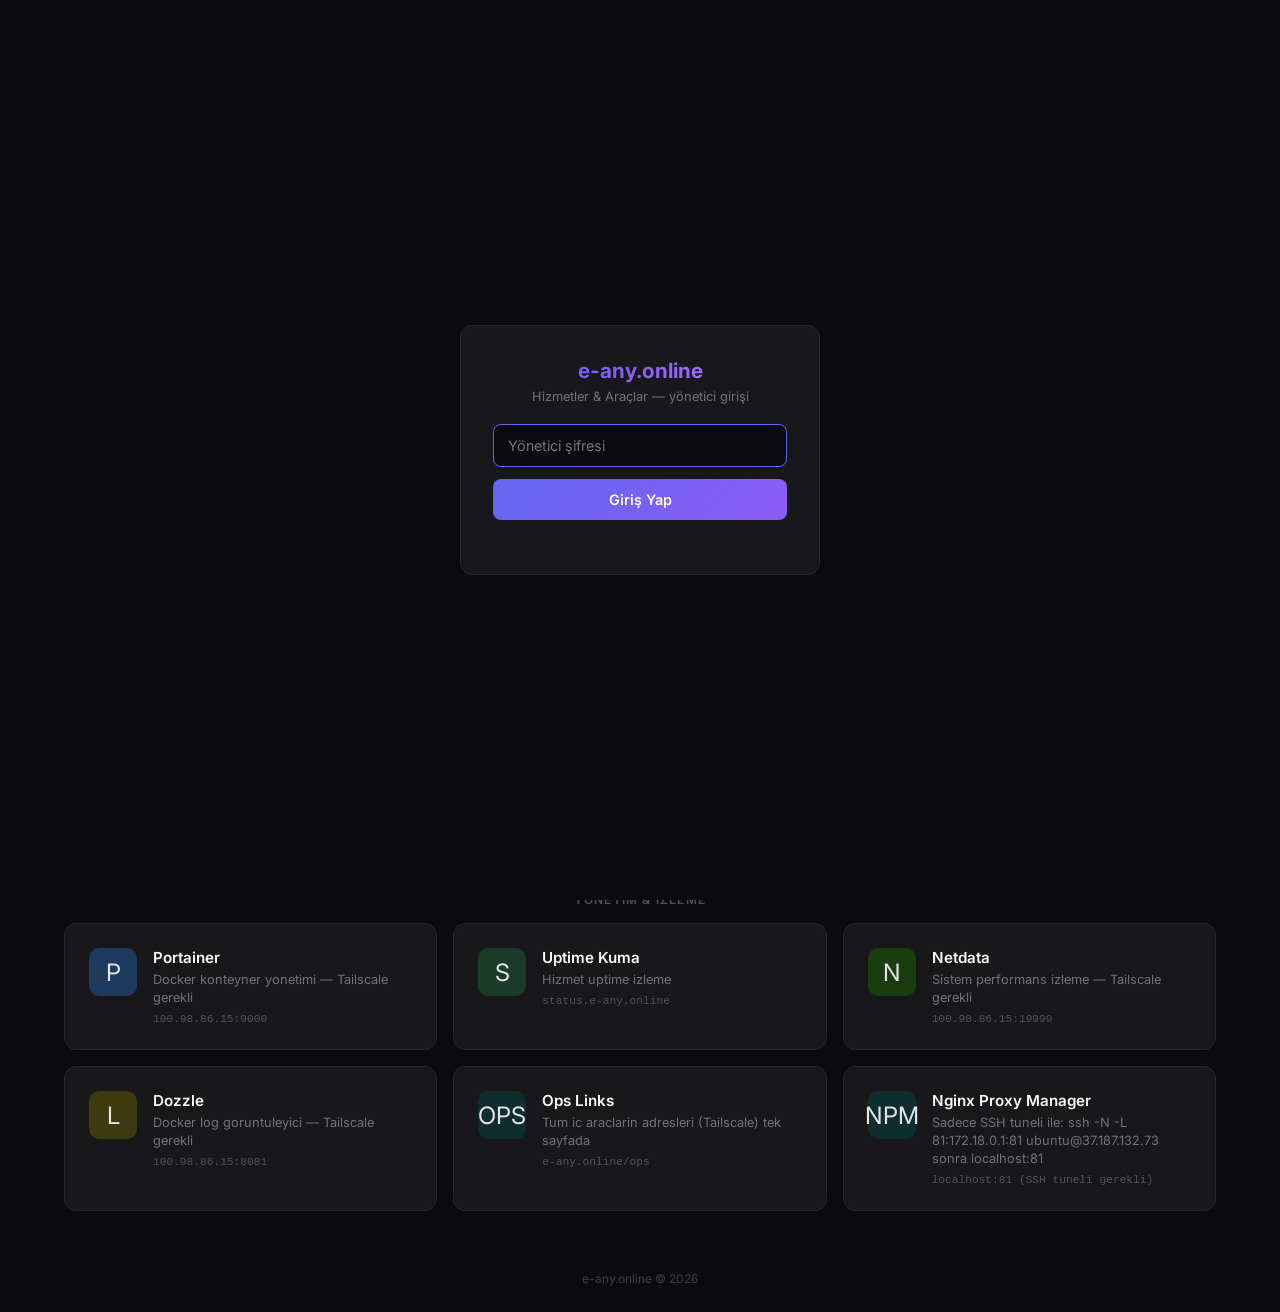
<file: index.html>
<!DOCTYPE html>
<html lang="tr">
<head>
    <meta charset="utf-8">
    <meta name="viewport" content="width=device-width, initial-scale=1">
    <title>e-any.online</title>
    <style>
        @import url('https://fonts.googleapis.com/css2?family=Inter:wght@300;400;500;600;700&display=swap');

        * { margin: 0; padding: 0; box-sizing: border-box; }

        body {
            font-family: 'Inter', sans-serif;
            background: #0a0a0f;
            color: #e4e4e7;
            min-height: 100vh;
        }

        .hero {
            text-align: center;
            padding: 60px 20px 20px;
        }

        .hero h1 {
            font-size: 2.5rem;
            font-weight: 700;
            background: linear-gradient(135deg, #6366f1, #8b5cf6, #a78bfa);
            -webkit-background-clip: text;
            -webkit-text-fill-color: transparent;
            background-clip: text;
            margin-bottom: 8px;
        }

        .hero p {
            color: #71717a;
            font-size: 1rem;
        }

        .section-title {
            text-align: center;
            padding: 30px 20px 16px;
            font-size: 0.75rem;
            font-weight: 600;
            text-transform: uppercase;
            letter-spacing: 0.1em;
            color: #52525b;
        }

        .grid {
            display: grid;
            grid-template-columns: repeat(auto-fill, minmax(280px, 1fr));
            gap: 16px;
            max-width: 1200px;
            margin: 0 auto;
            padding: 0 24px 40px;
        }

        .card {
            background: #18181b;
            border: 1px solid #27272a;
            border-radius: 12px;
            padding: 24px;
            text-decoration: none;
            color: inherit;
            transition: all 0.2s ease;
            display: flex;
            align-items: flex-start;
            gap: 16px;
            cursor: pointer;
        }

        .card:hover {
            background: #1f1f23;
            border-color: #3f3f46;
            transform: translateY(-2px);
            box-shadow: 0 8px 30px rgba(0,0,0,0.3);
        }

        .card-icon {
            width: 48px;
            height: 48px;
            border-radius: 10px;
            display: flex;
            align-items: center;
            justify-content: center;
            font-size: 1.5rem;
            flex-shrink: 0;
        }

        .card-body h3 {
            font-size: 0.95rem;
            font-weight: 600;
            color: #fafafa;
            margin-bottom: 4px;
        }

        .card-body p {
            font-size: 0.8rem;
            color: #71717a;
            line-height: 1.4;
        }

        .card-url {
            font-size: 0.7rem;
            color: #52525b;
            margin-top: 6px;
            font-family: monospace;
        }

        .bg-blue    { background: #1e3a5f; }
        .bg-purple  { background: #3b1f5e; }
        .bg-green   { background: #1a3a2a; }
        .bg-orange  { background: #3d2b10; }
        .bg-red     { background: #3d1515; }
        .bg-teal    { background: #0f2d2d; }
        .bg-pink    { background: #3d1a2e; }
        .bg-indigo  { background: #1e1f5e; }
        .bg-cyan    { background: #0f2a3d; }
        .bg-yellow  { background: #3d3a10; }
        .bg-emerald { background: #0f3d2a; }
        .bg-rose    { background: #3d1020; }
        .bg-amber   { background: #3d2e0f; }
        .bg-slate   { background: #1e2028; }
        .bg-violet  { background: #2d1b4e; }
        .bg-lime    { background: #1a3d10; }
        .bg-fuchsia { background: #3d0f35; }

        /* ---------- Admin login ---------- */
        #login-overlay {
            position: fixed;
            inset: 0;
            background: #0a0a0f;
            display: flex;
            align-items: center;
            justify-content: center;
            z-index: 1000;
        }

        #login-overlay.hidden { display: none; }

        .login-box {
            width: min(360px, 90vw);
            background: #18181b;
            border: 1px solid #27272a;
            border-radius: 12px;
            padding: 32px;
            text-align: center;
        }

        .login-box h2 {
            font-size: 1.3rem;
            font-weight: 700;
            margin-bottom: 6px;
            background: linear-gradient(135deg, #6366f1, #8b5cf6, #a78bfa);
            -webkit-background-clip: text;
            -webkit-text-fill-color: transparent;
            background-clip: text;
        }

        .login-box p {
            font-size: 0.8rem;
            color: #71717a;
            margin-bottom: 20px;
        }

        .login-box input {
            width: 100%;
            padding: 12px 14px;
            background: #0a0a0f;
            border: 1px solid #3f3f46;
            border-radius: 8px;
            color: #e4e4e7;
            font-size: 0.9rem;
            font-family: 'Inter', sans-serif;
            outline: none;
            margin-bottom: 12px;
        }

        .login-box input:focus { border-color: #6366f1; }

        .login-box button {
            width: 100%;
            padding: 12px;
            background: linear-gradient(135deg, #6366f1, #8b5cf6);
            border: none;
            border-radius: 8px;
            color: #fff;
            font-size: 0.9rem;
            font-weight: 600;
            cursor: pointer;
            font-family: 'Inter', sans-serif;
        }

        .login-box button:hover { opacity: 0.9; }

        .login-error {
            color: #f87171;
            font-size: 0.75rem;
            margin-top: 10px;
            min-height: 1em;
        }

        /* ---------- Admin bar & SSH card ---------- */
        #admin-bar {
            display: none;
            justify-content: space-between;
            align-items: center;
            max-width: 1200px;
            margin: 24px auto -6px;
            padding: 10px 24px;
            background: #18181b;
            border: 1px solid #27272a;
            border-radius: 10px;
            font-size: 0.8rem;
            color: #a1a1aa;
        }

        body.admin #admin-bar { display: flex; }

        #admin-bar .badge {
            background: #1e3a5f;
            color: #93c5fd;
            border-radius: 6px;
            padding: 3px 10px;
            font-size: 0.7rem;
            font-weight: 600;
        }

        #admin-bar button {
            background: none;
            border: 1px solid #3f3f46;
            border-radius: 6px;
            color: #a1a1aa;
            padding: 5px 12px;
            font-size: 0.75rem;
            cursor: pointer;
            font-family: 'Inter', sans-serif;
        }

        #admin-bar button:hover { border-color: #f87171; color: #f87171; }

        #ssh-card {
            display: none;
            background: #18181b;
            border: 1px solid #27272a;
            border-radius: 12px;
            padding: 24px;
            max-width: 1200px;
            margin: 0 auto 40px;
        }

        body.admin #ssh-card { display: block; }

        #ssh-card h3 {
            font-size: 1rem;
            font-weight: 600;
            color: #fafafa;
            margin-bottom: 6px;
        }

        #ssh-card .desc {
            font-size: 0.8rem;
            color: #71717a;
            line-height: 1.5;
            margin-bottom: 16px;
        }

        .cmd-box {
            display: flex;
            align-items: center;
            gap: 10px;
            background: #0a0a0f;
            border: 1px solid #3f3f46;
            border-radius: 8px;
            padding: 12px 14px;
            margin-bottom: 12px;
        }

        .cmd-box code {
            flex: 1;
            font-family: monospace;
            font-size: 0.78rem;
            color: #a5b4fc;
            word-break: break-all;
        }

        .cmd-box button {
            background: #27272a;
            border: 1px solid #3f3f46;
            border-radius: 6px;
            color: #d4d4d8;
            padding: 6px 12px;
            font-size: 0.72rem;
            cursor: pointer;
            white-space: nowrap;
        }

        .cmd-box button:hover { border-color: #6366f1; color: #a5b4fc; }

        #ssh-card ol {
            margin: 12px 0 0 20px;
            font-size: 0.8rem;
            color: #a1a1aa;
            line-height: 1.8;
        }

        #ssh-card a { color: #a5b4fc; }

        @media (max-width: 640px) {
            .hero h1 { font-size: 1.8rem; }
            .grid { grid-template-columns: 1fr; padding: 0 16px 40px; }
            #admin-bar { margin: 16px 16px -6px; }
            #ssh-card { margin: 0 16px 40px; }
        }
    </style>
</head>
<body>
    <div id="login-overlay">
        <div class="login-box">
            <h2>e-any.online</h2>
            <p>Hizmetler &amp; Araçlar — yönetici girişi</p>
            <input type="password" id="admin-pass" placeholder="Yönetici şifresi" autocomplete="current-password" autofocus>
            <button onclick="tryLogin()">Giriş Yap</button>
            <div class="login-error" id="login-error"></div>
        </div>
    </div>

    <div class="hero">
        <h1>e-any.online</h1>
        <p>Hizmetler & Araçlar</p>
    </div>

    <div id="admin-bar">
        <span><span class="badge">ADMIN</span></span>
        <button onclick="logout()">Çıkış</button>
    </div>

    <div class="section-title">AI & Agent Platformlari</div>
    <div class="grid">
        <a class="card" href="https://agentsmesh.e-any.online" target="_blank">
            <div class="card-icon bg-indigo">AM</div>
            <div class="card-body">
                <h3>AgentsMesh</h3>
                <p>AI Agent Workforce Platform — coklu ajan yonetimi</p>
                <div class="card-url">agentsmesh.e-any.online</div>
            </div>
        </a>
        <a class="card" href="http://100.98.86.15:8090" target="_blank">
            <div class="card-icon bg-purple">A0</div>
            <div class="card-body">
                <h3>Agent Zero</h3>
                <p>Otonom AI ajan platformu — Tailscale gerekli</p>
                <div class="card-url">100.98.86.15:8090</div>
            </div>
        </a>
        <a class="card" href="https://ai.e-any.online" target="_blank">
            <div class="card-icon bg-blue">AI</div>
            <div class="card-body">
                <h3>AI WebUI</h3>
                <p>AI arayuz paneli</p>
                <div class="card-url">ai.e-any.online</div>
            </div>
        </a>

        <a class="card" href="https://deepseek.agentandbot.com" target="_blank">
            <div class="card-icon bg-cyan">DS</div>
            <div class="card-body">
                <h3>DeepSeek</h3>
                <p>DeepSeek arayuzu</p>
                <div class="card-url">deepseek.agentandbot.com</div>
            </div>
        </a>
        <a class="card" href="https://n8n.e-any.online" target="_blank">
            <div class="card-icon bg-orange">n8n</div>
            <div class="card-body">
                <h3>n8n</h3>
                <p>Workflow otomasyon platformu</p>
                <div class="card-url">n8n.e-any.online</div>
            </div>
        </a>
        <a class="card" href="https://windmill.e-any.online" target="_blank">
            <div class="card-icon bg-amber">W</div>
            <div class="card-body">
                <h3>Windmill</h3>
                <p>Script & workflow otomasyon araci</p>
                <div class="card-url">windmill.e-any.online</div>
            </div>
        </a>
    </div>

    <div id="ssh-card">
        <h3>DeepSeek — Alternatif Erisim (SSH Tüneli)</h3>
        <div class="desc">
            Models / Ayarlar sayfalari tasarim geregi yalnizca <code>localhost</code> adreslerinden acilir.
            Domain uzerinden sohbet calisir; tam islevsellik icin asagidaki SSH tüneli ile acin.
        </div>
        <div class="cmd-box">
            <code id="ssh-cmd">ssh -N -L 5174:172.18.0.1:5174 ubuntu@37.187.132.73</code>
            <button onclick="copyCmd()">Kopyala</button>
        </div>
        <ol>
            <li>Yukaridaki komutu kendi bilgisayarinizda terminalde calistirin.</li>
            <li>Tarayicida <a href="http://localhost:5174" target="_blank">http://localhost:5174</a> adresini acin.</li>
            <li>Settings &rarr; Models dahil tum ozellikler calisir (API anahtari sunucuda zaten tanimli).</li>
        </ol>
    </div>

    <div class="section-title">Uygulamalar</div>
    <div class="grid">
        <a class="card" href="https://agentandbot.com" target="_blank">
            <div class="card-icon bg-violet">AB</div>
            <div class="card-body">
                <h3>AgentAndBot</h3>
                <p>Agent and Bot ana platform</p>
                <div class="card-url">agentandbot.com</div>
            </div>
        </a>
        <a class="card" href="https://cv.agentandbot.com" target="_blank">
            <div class="card-icon bg-green">CV</div>
            <div class="card-body">
                <h3>CV Generator</h3>
                <p>AI destekli CV olusturucu</p>
                <div class="card-url">cv.agentandbot.com</div>
            </div>
        </a>
        <a class="card" href="https://kadro.agentandbot.com" target="_blank">
            <div class="card-icon bg-emerald">K</div>
            <div class="card-body">
                <h3>Kadro Platform</h3>
                <p>Kadro yonetim platformu</p>
                <div class="card-url">kadro.agentandbot.com</div>
            </div>
        </a>
        <a class="card" href="http://100.98.86.15:6768" target="_blank">
            <div class="card-icon bg-rose">O</div>
            <div class="card-body">
                <h3>Orca IDE</h3>
                <p>Web tabanli gelistirme ortami — Tailscale gerekli</p>
                <div class="card-url">100.98.86.15:6768</div>
            </div>
        </a>
        <a class="card" href="https://9router.e-any.online" target="_blank">
            <div class="card-icon bg-slate">9R</div>
            <div class="card-body">
                <h3>9Router</h3>
                <p>Router yonetim araci</p>
                <div class="card-url">9router.e-any.online</div>
            </div>
        </a>
        <a class="card" href="https://desktop.e-any.online" target="_blank">
            <div class="card-icon bg-fuchsia">D</div>
            <div class="card-body">
                <h3>Desktop</h3>
                <p>Uzak masaustu erisimi</p>
                <div class="card-url">desktop.e-any.online</div>
            </div>
        </a>
    </div>

    <div class="section-title">Yonetim & Izleme</div>
    <div class="grid">
        <a class="card" href="http://100.98.86.15:9000" target="_blank">
            <div class="card-icon bg-blue">P</div>
            <div class="card-body">
                <h3>Portainer</h3>
                <p>Docker konteyner yonetimi — Tailscale gerekli</p>
                <div class="card-url">100.98.86.15:9000</div>
            </div>
        </a>
        <a class="card" href="https://status.e-any.online" target="_blank">
            <div class="card-icon bg-green">S</div>
            <div class="card-body">
                <h3>Uptime Kuma</h3>
                <p>Hizmet uptime izleme</p>
                <div class="card-url">status.e-any.online</div>
            </div>
        </a>
        <a class="card" href="http://100.98.86.15:19999" target="_blank">
            <div class="card-icon bg-lime">N</div>
            <div class="card-body">
                <h3>Netdata</h3>
                <p>Sistem performans izleme — Tailscale gerekli</p>
                <div class="card-url">100.98.86.15:19999</div>
            </div>
        </a>
        <a class="card" href="http://100.98.86.15:8081" target="_blank">
            <div class="card-icon bg-yellow">L</div>
            <div class="card-body">
                <h3>Dozzle</h3>
                <p>Docker log goruntuleyici — Tailscale gerekli</p>
                <div class="card-url">100.98.86.15:8081</div>
            </div>
        </a>
        <a class="card" href="/ops" target="_blank">
            <div class="card-icon bg-teal">OPS</div>
            <div class="card-body">
                <h3>Ops Links</h3>
                <p>Tum ic araclarin adresleri (Tailscale) tek sayfada</p>
                <div class="card-url">e-any.online/ops</div>
            </div>
        </a>
        <a class="card" href="http://localhost:81" target="_blank">
            <div class="card-icon bg-teal">NPM</div>
            <div class="card-body">
                <h3>Nginx Proxy Manager</h3>
                <p>Sadece SSH tuneli ile: ssh -N -L 81:172.18.0.1:81 ubuntu@37.187.132.73 sonra localhost:81</p>
                <div class="card-url">localhost:81 (SSH tuneli gerekli)</div>
            </div>
        </a>
    </div>

    <div style="text-align:center; padding: 20px; color: #3f3f46; font-size: 0.75rem;">
        e-any.online &copy; 2026
    </div>

    <script>
        // SHA-256 hash of the admin password. Change both to rotate.
        const ADMIN_HASH = '7fc42249ab45bc3749f7c5b51aef2d71fdb82b19002050424203fefb275683ad';

        async function sha256(text) {
            const buf = await crypto.subtle.digest('SHA-256', new TextEncoder().encode(text));
            return [...new Uint8Array(buf)].map(b => b.toString(16).padStart(2, '0')).join('');
        }

        async function tryLogin() {
            const input = document.getElementById('admin-pass');
            const err = document.getElementById('login-error');
            const hash = await sha256(input.value);
            if (hash === ADMIN_HASH) {
                sessionStorage.setItem('eany-admin', '1');
                grantAccess();
            } else {
                err.textContent = 'Hatali sifre, tekrar deneyin.';
                input.value = '';
                input.focus();
            }
        }

        function grantAccess() {
            document.getElementById('login-overlay').classList.add('hidden');
            document.body.classList.add('admin');
        }

        function logout() {
            sessionStorage.removeItem('eany-admin');
            location.reload();
        }

        function copyCmd() {
            navigator.clipboard.writeText(document.getElementById('ssh-cmd').textContent);
        }

        document.getElementById('admin-pass').addEventListener('keydown', e => {
            if (e.key === 'Enter') tryLogin();
        });

        if (sessionStorage.getItem('eany-admin') === '1') grantAccess();
    </script>
</body>
</html>
</file>
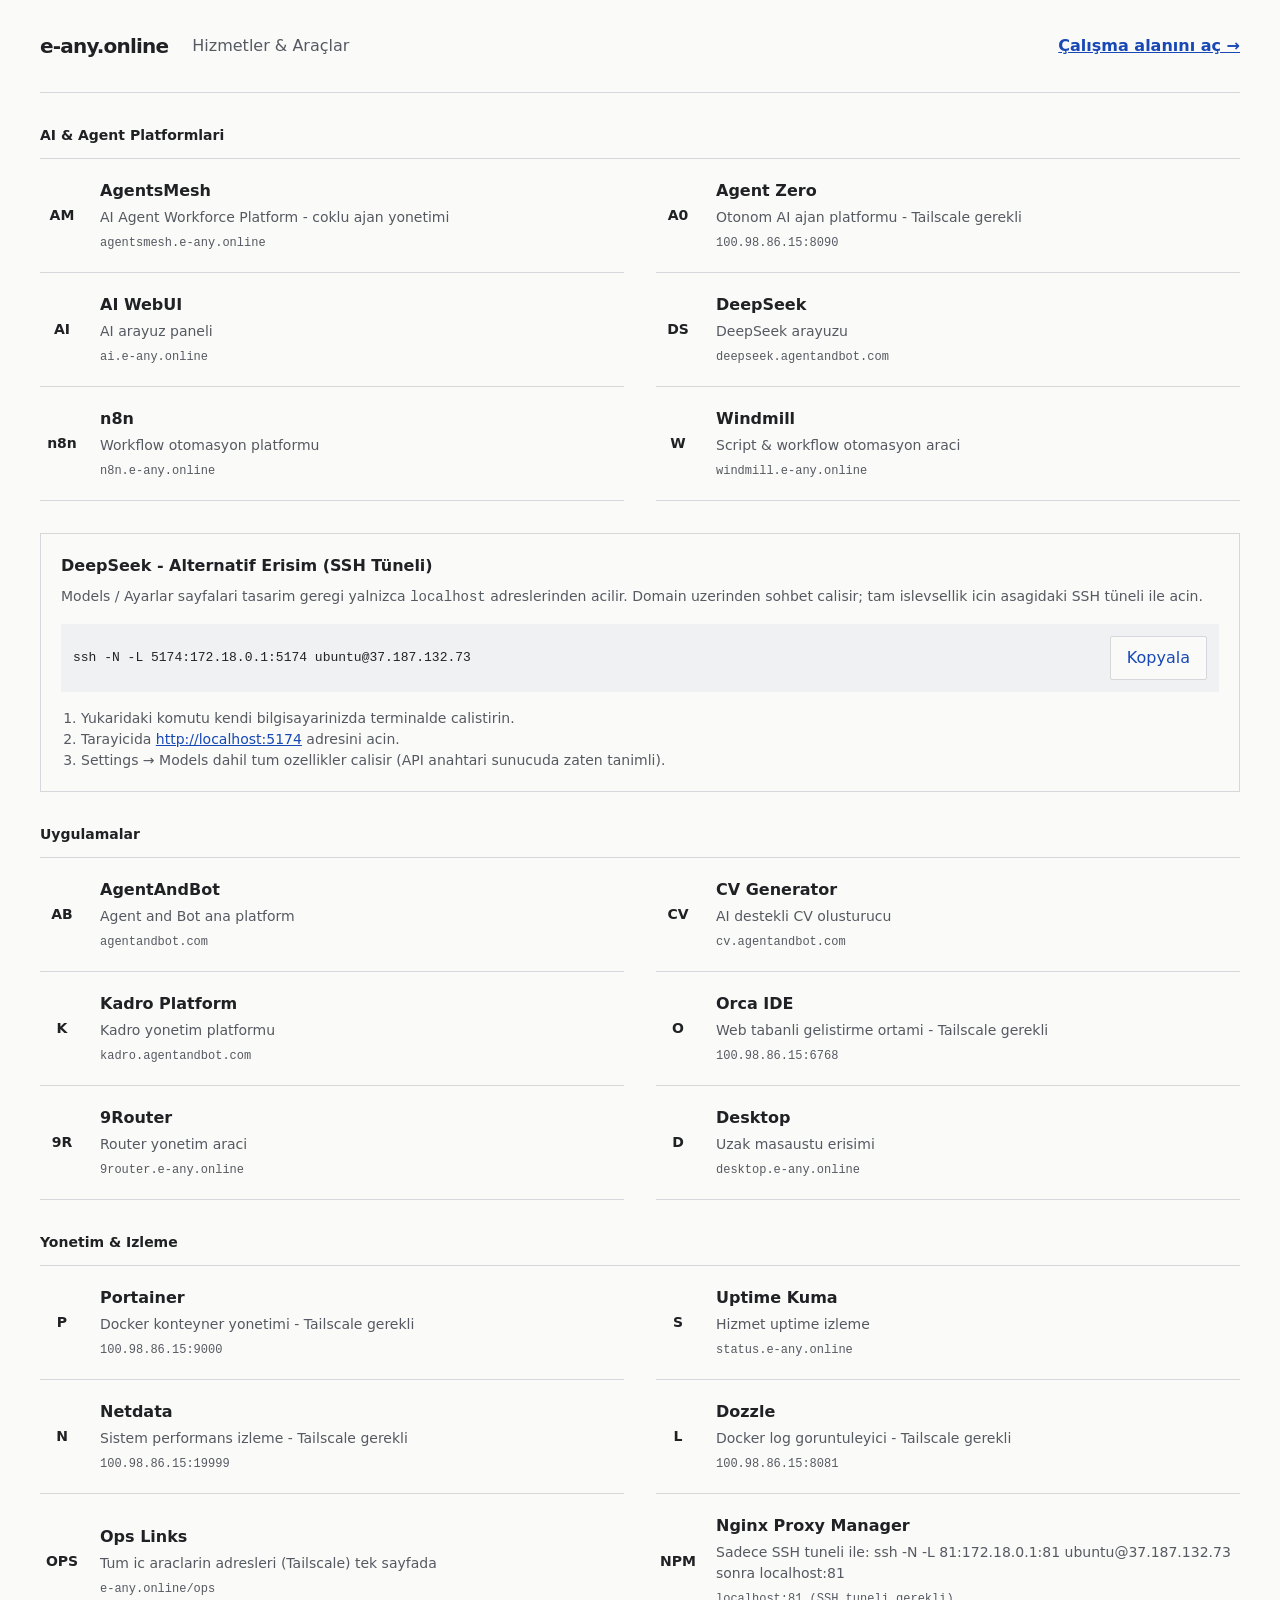
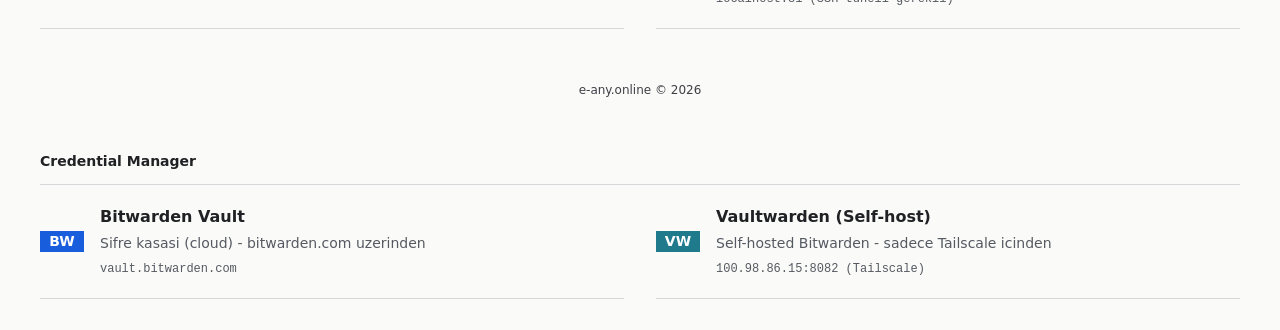
<file: portal/index.html>
<!DOCTYPE html>
<html lang="tr">
<head>
    <meta charset="utf-8">
    <meta name="viewport" content="width=device-width, initial-scale=1">
    <title>e-any.online</title>
    <style>
        :root { color-scheme: light dark; --paper: #fafaf8; --ink: #202124; --muted: #555961; --line: #d5d7da; --action: #1748b5; --hover: #f0f1f2; }
        @media (prefers-color-scheme: dark) { :root { --paper: #191b1f; --ink: #f3f4f6; --muted: #bec2ca; --line: #41454e; --action: #a9c4ff; --hover: #23262c; } }
        * { margin: 0; padding: 0; box-sizing: border-box; }
        body { font-family: system-ui, -apple-system, "Segoe UI", sans-serif; background: var(--paper); color: var(--ink); line-height: 1.5; padding: 0 24px; }
        a { color: var(--action); }
        :focus-visible { outline: 2px solid var(--action); outline-offset: 4px; }
        .hero { max-width: 1200px; margin: auto; padding: 24px 0; border-bottom: 1px solid var(--line); display: flex; flex-wrap: wrap; align-items: center; gap: 12px 24px; }
        .hero h1 { font-size: 1.25rem; letter-spacing: -.04em; }
        .hero > p { color: var(--muted); }
        .hero > p:last-child { margin-left: auto; }
        .hero a { display: inline-flex; align-items: center; min-height: 44px; font-weight: 600; }
        .section-title { max-width: 1200px; margin: 32px auto 12px; font-size: .875rem; font-weight: 650; }
        .grid { display: grid; grid-template-columns: repeat(2, minmax(0, 1fr)); max-width: 1200px; margin: 0 auto 32px; border-top: 1px solid var(--line); column-gap: 32px; }
        .card { display: flex; align-items: center; min-width: 0; gap: 16px; padding: 20px 0; border-bottom: 1px solid var(--line); color: inherit; text-decoration: none; }
        .card:hover { background: var(--hover); }
        .card:hover h3 { color: var(--action); text-decoration: underline; }
        .card-icon { flex: 0 0 44px; font-size: .875rem; font-weight: 700; text-align: center; }
        .card-body { min-width: 0; }
        .card-body h3 { font-size: 1rem; font-weight: 650; }
        .card-body p { font-size: .875rem; color: var(--muted); margin-top: 4px; }
        .card-url { font-family: ui-monospace, monospace; font-size: .75rem; color: var(--muted); overflow-wrap: anywhere; margin-top: 6px; }
        #ssh-card { max-width: 1200px; margin: 0 auto 32px; padding: 20px; border: 1px solid var(--line); }
        #ssh-card h3 { font-size: 1rem; margin-bottom: 8px; }
        #ssh-card .desc, #ssh-card ol { font-size: .875rem; color: var(--muted); }
        #ssh-card ol { margin: 16px 0 0 20px; }
        .cmd-box { display: flex; align-items: center; flex-wrap: wrap; gap: 12px; background: var(--hover); padding: 12px; margin: 16px 0; }
        .cmd-box code { flex: 1; overflow-wrap: anywhere; min-width: 0; }
        .cmd-box button { padding: 8px 16px; min-height: 44px; border: 1px solid var(--line); border-radius: 2px; color: var(--action); background: var(--paper); cursor: pointer; font: inherit; }
        @media (max-width: 640px) { body { padding: 0 16px; } .grid { grid-template-columns: 1fr; } .hero > p:last-child { margin-left: 0; width: 100%; } }
    </style>
</head>
<body>
    <div class="hero">
        <h1>e-any.online</h1>
        <p>Hizmetler &amp; Araçlar</p>
        <p><a href="https://panel.e-any.online">Çalışma alanını aç &rarr;</a></p>
    </div>

    <div class="section-title">AI & Agent Platformlari</div>
    <div class="grid">
        <a class="card" href="https://agentsmesh.e-any.online" target="_blank" rel="noopener noreferrer">
            <div class="card-icon bg-indigo">AM</div>
            <div class="card-body">
                <h3>AgentsMesh</h3>
                <p>AI Agent Workforce Platform - coklu ajan yonetimi</p>
                <div class="card-url">agentsmesh.e-any.online</div>
            </div>
        </a>
        <a class="card" href="http://100.98.86.15:8090" target="_blank" rel="noopener noreferrer">
            <div class="card-icon bg-purple">A0</div>
            <div class="card-body">
                <h3>Agent Zero</h3>
                <p>Otonom AI ajan platformu - Tailscale gerekli</p>
                <div class="card-url">100.98.86.15:8090</div>
            </div>
        </a>
        <a class="card" href="https://ai.e-any.online" target="_blank" rel="noopener noreferrer">
            <div class="card-icon bg-blue">AI</div>
            <div class="card-body">
                <h3>AI WebUI</h3>
                <p>AI arayuz paneli</p>
                <div class="card-url">ai.e-any.online</div>
            </div>
        </a>

        <a class="card" href="https://deepseek.agentandbot.com" target="_blank" rel="noopener noreferrer">
            <div class="card-icon bg-cyan">DS</div>
            <div class="card-body">
                <h3>DeepSeek</h3>
                <p>DeepSeek arayuzu</p>
                <div class="card-url">deepseek.agentandbot.com</div>
            </div>
        </a>
        <a class="card" href="https://n8n.e-any.online" target="_blank" rel="noopener noreferrer">
            <div class="card-icon bg-orange">n8n</div>
            <div class="card-body">
                <h3>n8n</h3>
                <p>Workflow otomasyon platformu</p>
                <div class="card-url">n8n.e-any.online</div>
            </div>
        </a>
        <a class="card" href="https://windmill.e-any.online" target="_blank" rel="noopener noreferrer">
            <div class="card-icon bg-amber">W</div>
            <div class="card-body">
                <h3>Windmill</h3>
                <p>Script & workflow otomasyon araci</p>
                <div class="card-url">windmill.e-any.online</div>
            </div>
        </a>
    </div>

    <div id="ssh-card">
        <h3>DeepSeek - Alternatif Erisim (SSH Tüneli)</h3>
        <div class="desc">
            Models / Ayarlar sayfalari tasarim geregi yalnizca <code>localhost</code> adreslerinden acilir.
            Domain uzerinden sohbet calisir; tam islevsellik icin asagidaki SSH tüneli ile acin.
        </div>
        <div class="cmd-box">
            <code id="ssh-cmd">ssh -N -L 5174:172.18.0.1:5174 ubuntu@37.187.132.73</code>
            <button id="copy-ssh" onclick="copyCmd()">Kopyala</button>
        </div>
        <ol>
            <li>Yukaridaki komutu kendi bilgisayarinizda terminalde calistirin.</li>
            <li>Tarayicida <a href="http://localhost:5174" target="_blank" rel="noopener noreferrer">http://localhost:5174</a> adresini acin.</li>
            <li>Settings &rarr; Models dahil tum ozellikler calisir (API anahtari sunucuda zaten tanimli).</li>
        </ol>
    </div>

    <div class="section-title">Uygulamalar</div>
    <div class="grid">
        <a class="card" href="https://agentandbot.com" target="_blank" rel="noopener noreferrer">
            <div class="card-icon bg-violet">AB</div>
            <div class="card-body">
                <h3>AgentAndBot</h3>
                <p>Agent and Bot ana platform</p>
                <div class="card-url">agentandbot.com</div>
            </div>
        </a>
        <a class="card" href="https://cv.agentandbot.com" target="_blank" rel="noopener noreferrer">
            <div class="card-icon bg-green">CV</div>
            <div class="card-body">
                <h3>CV Generator</h3>
                <p>AI destekli CV olusturucu</p>
                <div class="card-url">cv.agentandbot.com</div>
            </div>
        </a>
        <a class="card" href="https://kadro.agentandbot.com" target="_blank" rel="noopener noreferrer">
            <div class="card-icon bg-emerald">K</div>
            <div class="card-body">
                <h3>Kadro Platform</h3>
                <p>Kadro yonetim platformu</p>
                <div class="card-url">kadro.agentandbot.com</div>
            </div>
        </a>
        <a class="card" href="http://100.98.86.15:6768" target="_blank" rel="noopener noreferrer">
            <div class="card-icon bg-rose">O</div>
            <div class="card-body">
                <h3>Orca IDE</h3>
                <p>Web tabanli gelistirme ortami - Tailscale gerekli</p>
                <div class="card-url">100.98.86.15:6768</div>
            </div>
        </a>
        <a class="card" href="https://9router.e-any.online" target="_blank" rel="noopener noreferrer">
            <div class="card-icon bg-slate">9R</div>
            <div class="card-body">
                <h3>9Router</h3>
                <p>Router yonetim araci</p>
                <div class="card-url">9router.e-any.online</div>
            </div>
        </a>
        <a class="card" href="https://desktop.e-any.online" target="_blank" rel="noopener noreferrer">
            <div class="card-icon bg-fuchsia">D</div>
            <div class="card-body">
                <h3>Desktop</h3>
                <p>Uzak masaustu erisimi</p>
                <div class="card-url">desktop.e-any.online</div>
            </div>
        </a>
    </div>

    <div class="section-title">Yonetim & Izleme</div>
    <div class="grid">
        <a class="card" href="http://100.98.86.15:9000" target="_blank" rel="noopener noreferrer">
            <div class="card-icon bg-blue">P</div>
            <div class="card-body">
                <h3>Portainer</h3>
                <p>Docker konteyner yonetimi - Tailscale gerekli</p>
                <div class="card-url">100.98.86.15:9000</div>
            </div>
        </a>
        <a class="card" href="https://status.e-any.online" target="_blank" rel="noopener noreferrer">
            <div class="card-icon bg-green">S</div>
            <div class="card-body">
                <h3>Uptime Kuma</h3>
                <p>Hizmet uptime izleme</p>
                <div class="card-url">status.e-any.online</div>
            </div>
        </a>
        <a class="card" href="http://100.98.86.15:19999" target="_blank" rel="noopener noreferrer">
            <div class="card-icon bg-lime">N</div>
            <div class="card-body">
                <h3>Netdata</h3>
                <p>Sistem performans izleme - Tailscale gerekli</p>
                <div class="card-url">100.98.86.15:19999</div>
            </div>
        </a>
        <a class="card" href="http://100.98.86.15:8081" target="_blank" rel="noopener noreferrer">
            <div class="card-icon bg-yellow">L</div>
            <div class="card-body">
                <h3>Dozzle</h3>
                <p>Docker log goruntuleyici - Tailscale gerekli</p>
                <div class="card-url">100.98.86.15:8081</div>
            </div>
        </a>
        <a class="card" href="/ops" target="_blank" rel="noopener noreferrer">
            <div class="card-icon bg-teal">OPS</div>
            <div class="card-body">
                <h3>Ops Links</h3>
                <p>Tum ic araclarin adresleri (Tailscale) tek sayfada</p>
                <div class="card-url">e-any.online/ops</div>
            </div>
        </a>
        <a class="card" href="http://localhost:81" target="_blank" rel="noopener noreferrer">
            <div class="card-icon bg-teal">NPM</div>
            <div class="card-body">
                <h3>Nginx Proxy Manager</h3>
                <p>Sadece SSH tuneli ile: ssh -N -L 81:172.18.0.1:81 ubuntu@37.187.132.73 sonra localhost:81</p>
                <div class="card-url">localhost:81 (SSH tuneli gerekli)</div>
            </div>
        </a>
    </div>

    <div style="text-align:center; padding: 20px; color: #3f3f46; font-size: 0.75rem;">
        e-any.online &copy; 2026
    </div>

    <div class="section-title">Credential Manager</div>
    <div class="grid">
        <a class="card" href="https://vault.bitwarden.com" target="_blank" rel="noopener noreferrer">
            <div class="card-icon" style="background:#175ddc;color:white;">BW</div>
            <div class="card-body">
                <h3>Bitwarden Vault</h3>
                <p>Sifre kasasi (cloud) - bitwarden.com uzerinden</p>
                <div class="card-url">vault.bitwarden.com</div>
            </div>
        </a>
        <a class="card" href="https://100.98.86.15:8082" target="_blank" rel="noopener noreferrer">
            <div class="card-icon" style="background:#1f7a8c;color:white;">VW</div>
            <div class="card-body">
                <h3>Vaultwarden (Self-host)</h3>
                <p>Self-hosted Bitwarden - sadece Tailscale icinden</p>
                <div class="card-url">100.98.86.15:8082 (Tailscale)</div>
            </div>
        </a>
    </div>

    <script>
        async function copyCmd() {
            const button = document.getElementById('copy-ssh');
            try {
                await navigator.clipboard.writeText(document.getElementById('ssh-cmd').textContent);
                button.textContent = 'Kopyalandı';
            } catch {
                button.textContent = 'Komutu seçerek kopyala';
            }
        }
    </script>
</body>
</html>
</file>
